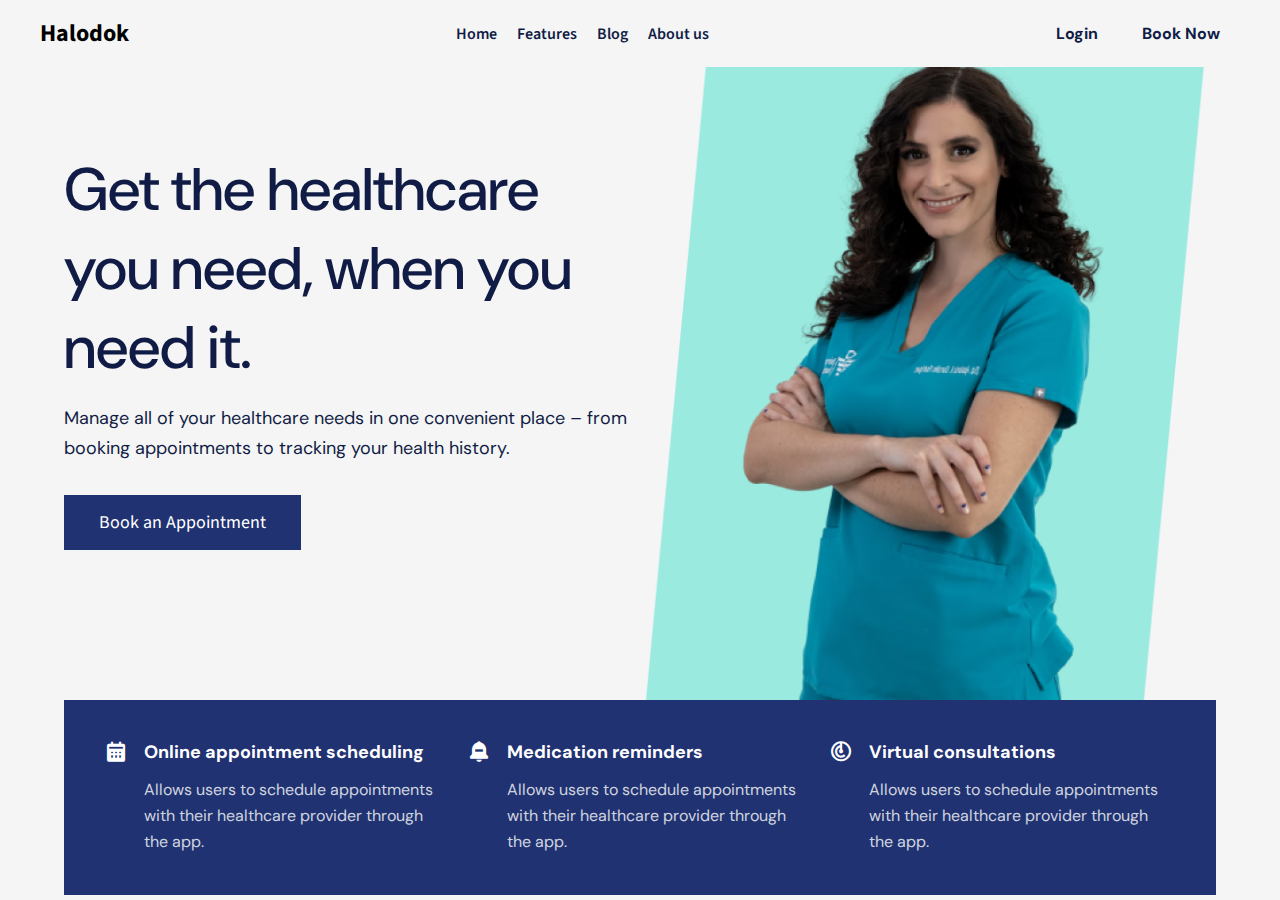
<file: holadok(home-page)/index.html>
<!DOCTYPE html>
<html lang="en">

<head>
    <meta charset="UTF-8">
    <meta name="viewport" content="width=device-width, initial-scale=1.0">
    <title>Halodok</title>
    <link rel="stylesheet" href="css/style.css">
    <link href='https://unpkg.com/boxicons@2.1.4/css/boxicons.min.css' rel='stylesheet'>
</head>

<body>
    <!-- Header Section -->
    <header class="header-container">
        <div class="header-logo">Halodok</div>
        <nav>
            <ul class="header-navbar">
                <li class="header-nav-item"><a href="#">Home</a></li>
                <li class="header-nav-item"><a href="#features">Features</a></li>
                <li class="header-nav-item"><a href="#blog">Blog</a></li>
                <li class="header-nav-item"><a href="#about">About us</a></li>
            </ul>
        </nav>
        <div class="header-buttons">
            <a href="#" class="header-button-primary">Login</a>
            <a href="#" class="header-button-secondary">Book Now</a>
        </div>
    </header>

    <!-- Hero Section -->
    <section class="hero-section">
        <div class="main-container">
            <div class="hero-wrapper">
                <div class="hero-content">
                    <h1 class="hero-title">Get the healthcare you need, when you need it.</h1>
                    <p class="hero-description">
                        Manage all of your healthcare needs in one convenient place – from booking appointments to
                        tracking your health history.
                    </p>
                    <a href="#" class="hero-button">Book an Appointment</a>
                </div>
                <div class="hero-image-wrapper">
                    <img src="image/image-1.png" alt="Doctor Image" class="hero-image-front">
                    <img src="image/image-2.png" alt="Healthcare Background" class="hero-image-back">
                </div>
            </div>
        </div>
    </section>

    <!-- Features Section -->
    <section class="features-section" id="features">
        <div class="main-container feature-wrapper">
            <div class="feature-item">
                <div class="feature-icon"><i class='bx bxs-calendar'></i></div>
                <div class="feature-content">
                    <h2 class="feature-title">Online appointment scheduling</h2>
                    <p class="feature-description">
                        Allows users to schedule appointments with their healthcare provider through the app.
                    </p>
                </div>
            </div>
            <div class="feature-item">
                <div class="feature-icon"><i class='bx bxs-bell-minus'></i></div>
                <div class="feature-content">
                    <h2 class="feature-title">Medication reminders</h2>
                    <p class="feature-description">
                        Allows users to schedule appointments with their healthcare provider through the app.
                    </p>
                </div>
            </div>
            <div class="feature-item">
                <div class="feature-icon"><i class='bx bx-radar'></i></div>
                <div class="feature-content">
                    <h2 class="feature-title">Virtual consultations</h2>
                    <p class="feature-description">
                        Allows users to schedule appointments with their healthcare provider through the app.
                    </p>
                </div>
            </div>
        </div>
    </section>
</body>

</html>
</file>
<file: holadok(home-page)/css/style.css>
@import url('https://fonts.googleapis.com/css2?family=DM+Sans:ital,opsz,wght@0,9..40,100..1000;1,9..40,100..1000&family=Source+Sans+3:ital,wght@0,200..900;1,200..900&display=swap');


:root {
  --text-font: "DM Sans", serif;
  --heading-font: "Source Sans 3", serif;
}

* {
  margin: 0;
  padding: 0;
  box-sizing: border-box;
}

a {
  text-decoration: none;
}

img {
  max-width: 100%;
  object-fit: cover;
  background-size: cover;
}

.main-container {
  max-width: 1200px;
  width: 90%;
  margin: 0 auto;
}

body {
  background-color: #f5f5f5;
}

.header-container {
  display: flex;
  justify-content: space-between;
  align-items: center;
  padding: 1rem 0;
  position: fixed;
  top: 0;
  left: 0;
  right: 0;
  z-index: 100000;
  max-width: 1200px;
  width: 100%;
  margin: 0 auto;
  background-color: #f5f5f5;
}


.header-navbar {
  list-style: none;
  display: flex;
  gap: 20px;
}

.header-nav-item a {
  text-decoration: none;
  font-family: var(--heading-font);
  color: #101c45;
  font-weight: 600;
}

.header-logo {
  font-family: var(--heading-font);
  font-size: 24px;
  font-weight: 700;
}

.header-button-primary {
  font-family: var(--text-font);
  font-size: 16px;
  font-weight: bold;
  color: #101c45;
  padding: 8px 20px;
}

.header-button-secondary {
  font-family: var(--text-font);
  font-size: 16px;
  font-weight: bold;
  color: #101c45;
  padding: 8px 20px;
}

.header-buttons a:hover {
  background-color: #0056b3;
  color: #fff;
}

.hero-wrapper {
  height: 700px;
  justify-content: space-between;
  align-items: center;
  display: grid;
  grid-template-columns: repeat(1, 1fr);
}

.hero-content {
  order: 1;
}

.hero-content .hero-title {
  font-family: var(--text-font);
  font-size: 60px;
  color: #101c45;
  font-weight: 500;
}

.hero-description {
  margin: 1rem 0;
  font-family: var(--text-font);
  font-size: 18px;
  line-height: 1.67;
  color: #101c45;
}

.hero-button {
  font-family: var(--heading-font);
  font-size: 18px;
  color: #fff;
  padding: 15px 35px;
  background-color: #203271;
  margin-top: 1rem;
  display: inline-block;
}

.hero-image-wrapper {
  order: 0;
  position: relative;
  overflow: hidden;
  height: 500px;
  width: 100%;
  display: flex;
  justify-content: center;
  align-items: center;
}

.hero-image-front {
  position: relative;
  z-index: 10;
  max-width: 100%;
  max-height: 100%;
  object-fit: contain;
  object-position: top;
}

.hero-image-back {
  width: 100%;
  height: 100%;
  position: absolute;
  top: 0;
  left: 0;
  object-fit: cover;
  z-index: 1;
}

.features-section {
  margin-top: 15rem;
}

.feature-wrapper {
  display: grid;
  grid-template-columns: repeat(auto-fill, minmax(300px, 1fr));
  gap: 1rem;
  justify-content: space-between;
  padding: 40px;
  background-color: #203271;
  color: white;
}

.feature-item {
  display: flex;
  gap: 1rem;
}

.feature-item h2 {
  font-family: var(--text-font);
  font-size: 18px;
  color: #fff;
  margin-bottom: .8rem;
}

.feature-item p {
  font-family: var(--text-font);
  font-size: 16px;
  line-height: 1.63;
  color: rgba(255, 255, 255, 0.8);
}

.feature-icon i {
  font-size: 1.5rem;
}

@media (min-width: 576px) {}

@media (min-width: 768px) {
  .hero-wrapper {
    grid-template-columns: repeat(2, 1fr);
  }

  .hero-content {
    order: 0;
  }

  .hero-image-wrapper {
    order: 1;
  }

  .features-section {
    margin-top: 2rem;
  }
}

@media (min-width: 992px) {
  .hero-image-wrapper {
    height: 100%;
  }

  .features-section {
    margin-top: 0;
  }
}
</file>
